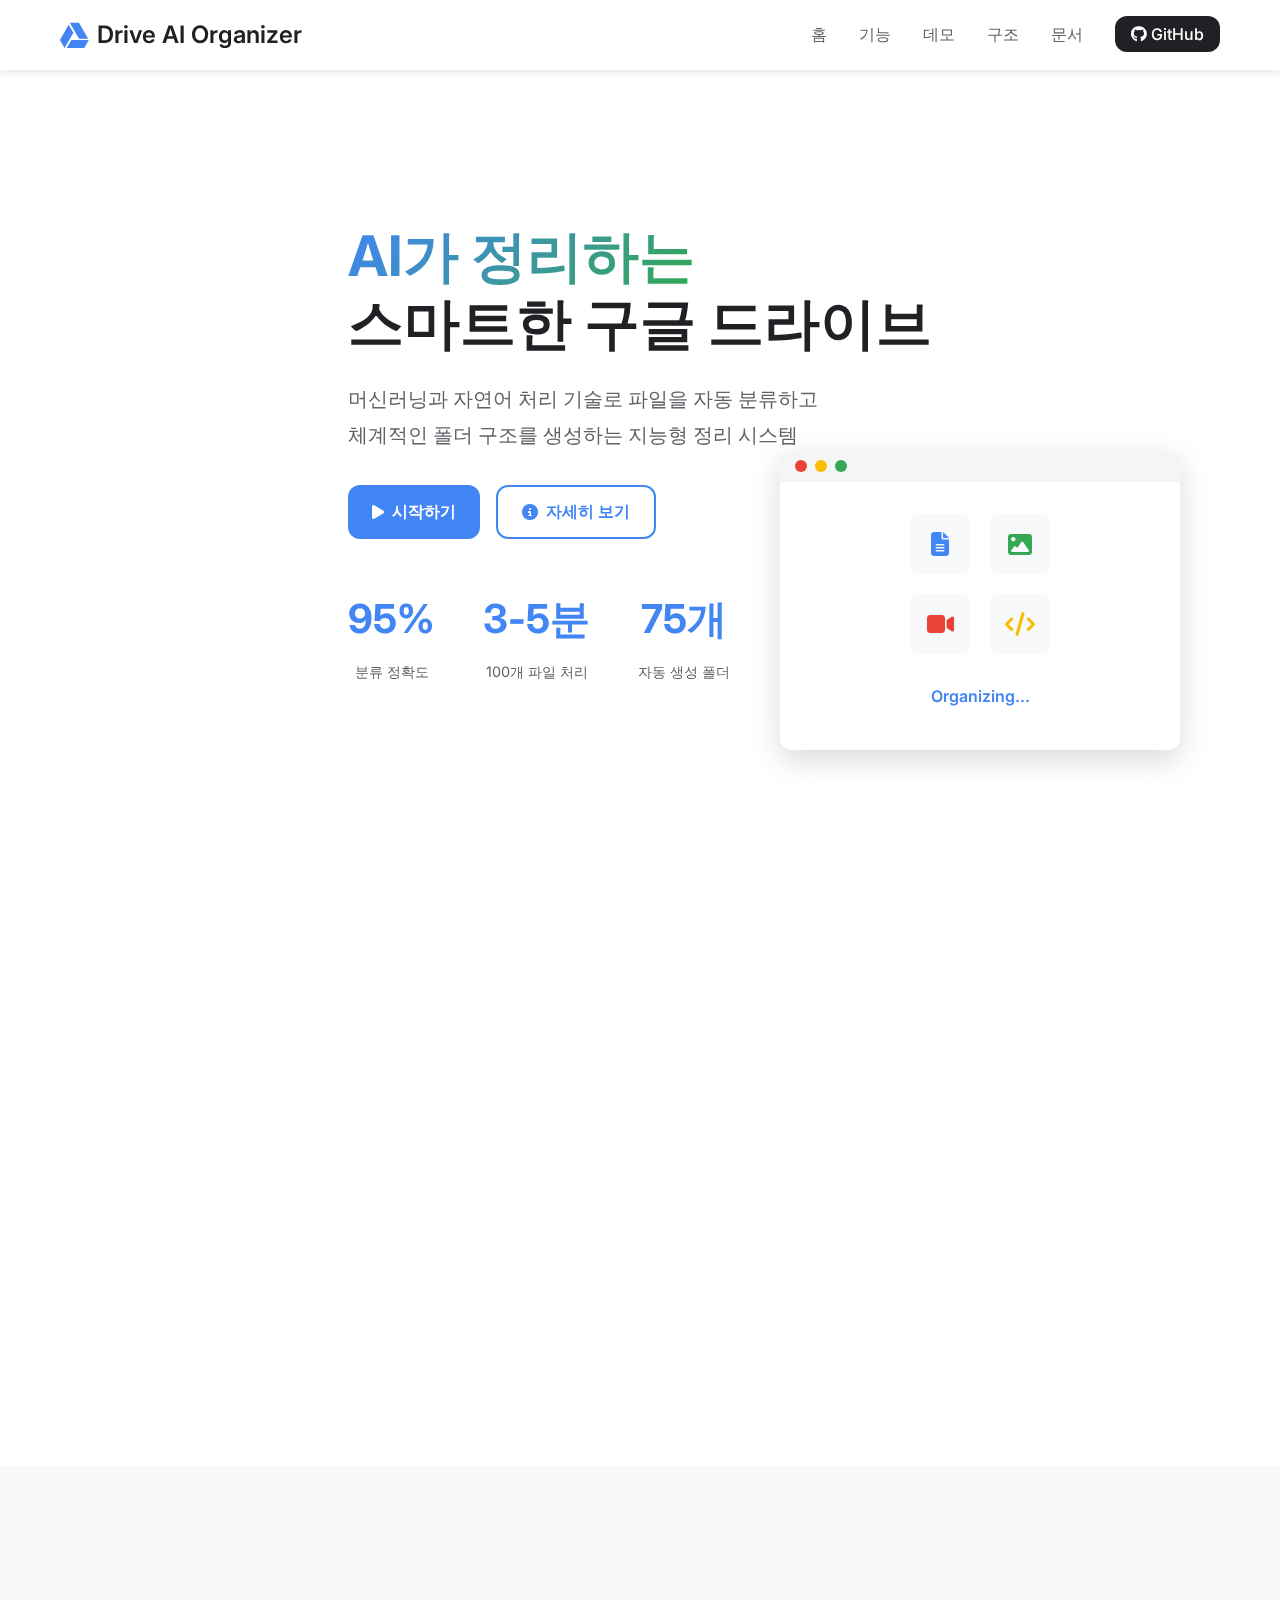
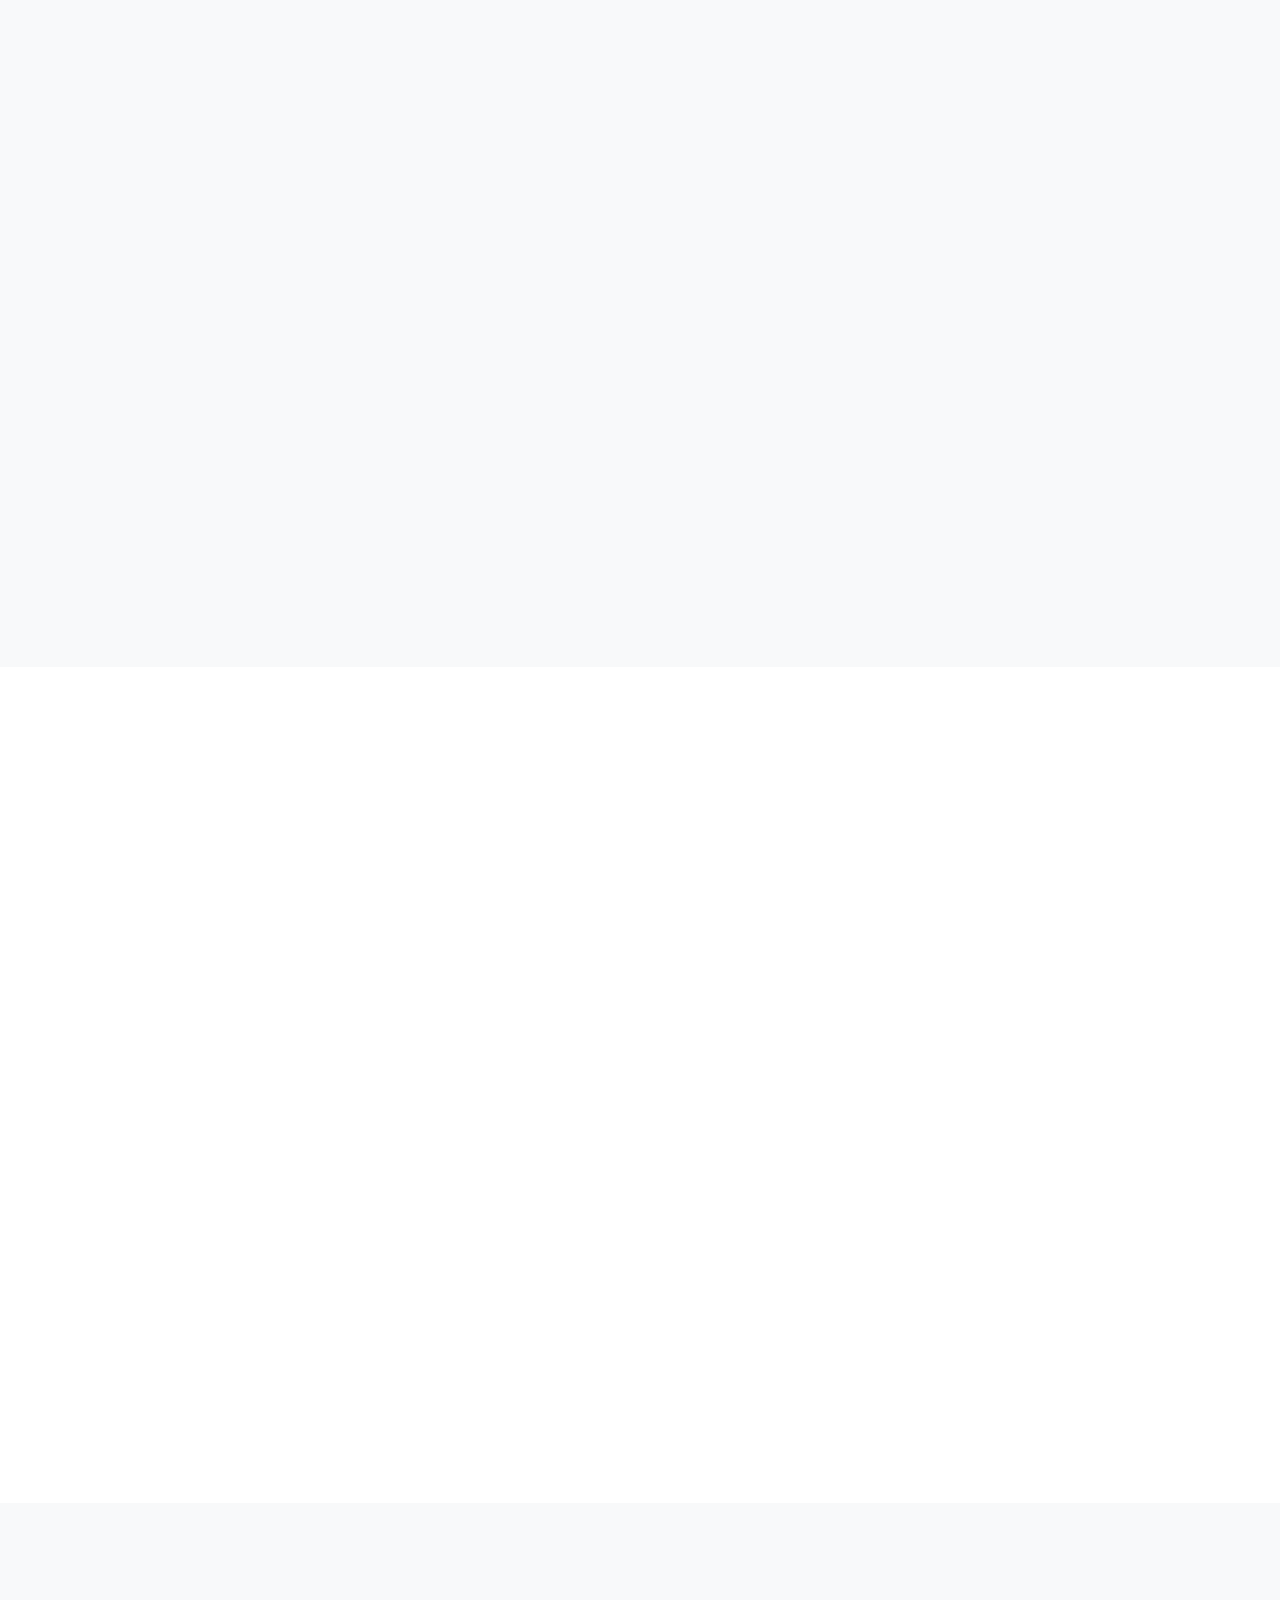
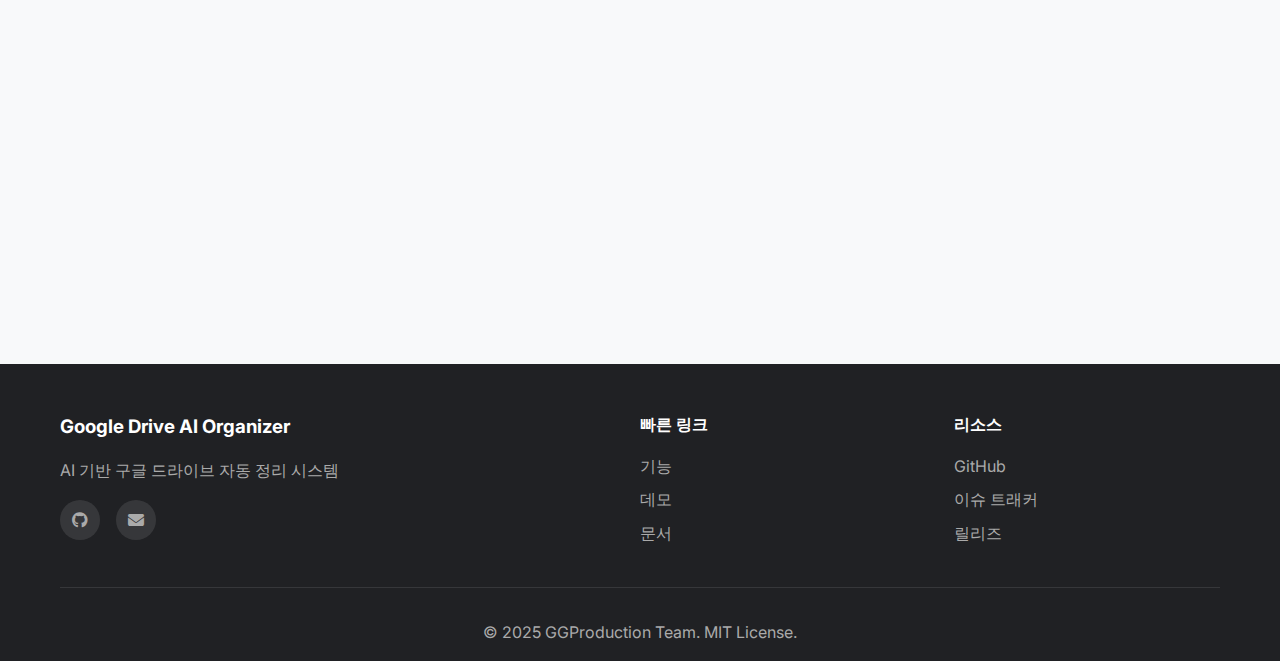
<file: docs/index.html>
<!DOCTYPE html>
<html lang="ko">
<head>
    <meta charset="UTF-8">
    <meta name="viewport" content="width=device-width, initial-scale=1.0">
    <title>Google Drive AI Organizer - 구글 드라이브 자동 정리 시스템</title>
    <meta name="description" content="AI 기반 구글 드라이브 자동 정리 및 최적화 시스템">
    
    <!-- Favicon -->
    <link rel="icon" type="image/svg+xml" href="assets/favicon.svg">
    
    <!-- Google Fonts -->
    <link href="https://fonts.googleapis.com/css2?family=Inter:wght@300;400;500;600;700&display=swap" rel="stylesheet">
    
    <!-- Font Awesome -->
    <link rel="stylesheet" href="https://cdnjs.cloudflare.com/ajax/libs/font-awesome/6.4.0/css/all.min.css">
    
    <!-- Custom CSS -->
    <link rel="stylesheet" href="css/style.css">
    
    <!-- AOS Animation -->
    <link href="https://unpkg.com/aos@2.3.1/dist/aos.css" rel="stylesheet">
</head>
<body>
    <!-- Navigation -->
    <nav class="navbar">
        <div class="container">
            <div class="nav-brand">
                <i class="fab fa-google-drive"></i>
                <span>Drive AI Organizer</span>
            </div>
            <ul class="nav-menu">
                <li><a href="#home" class="nav-link">홈</a></li>
                <li><a href="#features" class="nav-link">기능</a></li>
                <li><a href="#demo" class="nav-link">데모</a></li>
                <li><a href="#structure" class="nav-link">구조</a></li>
                <li><a href="#docs" class="nav-link">문서</a></li>
                <li><a href="https://github.com/garimto81/google-drive" class="nav-link github-link">
                    <i class="fab fa-github"></i> GitHub
                </a></li>
            </ul>
            <div class="hamburger">
                <span></span>
                <span></span>
                <span></span>
            </div>
        </div>
    </nav>

    <!-- Hero Section -->
    <section id="home" class="hero">
        <div class="container">
            <div class="hero-content">
                <h1 data-aos="fade-up">
                    <span class="gradient-text">AI가 정리하는</span><br>
                    스마트한 구글 드라이브
                </h1>
                <p data-aos="fade-up" data-aos-delay="100">
                    머신러닝과 자연어 처리 기술로 파일을 자동 분류하고<br>
                    체계적인 폴더 구조를 생성하는 지능형 정리 시스템
                </p>
                <div class="hero-buttons" data-aos="fade-up" data-aos-delay="200">
                    <button class="btn btn-primary" onclick="startDemo()">
                        <i class="fas fa-play"></i> 시작하기
                    </button>
                    <a href="#features" class="btn btn-outline">
                        <i class="fas fa-info-circle"></i> 자세히 보기
                    </a>
                </div>
                <div class="hero-stats" data-aos="fade-up" data-aos-delay="300">
                    <div class="stat">
                        <h3>95%</h3>
                        <p>분류 정확도</p>
                    </div>
                    <div class="stat">
                        <h3>3-5분</h3>
                        <p>100개 파일 처리</p>
                    </div>
                    <div class="stat">
                        <h3>75개</h3>
                        <p>자동 생성 폴더</p>
                    </div>
                </div>
            </div>
            <div class="hero-image" data-aos="zoom-in" data-aos-delay="400">
                <div class="floating-card">
                    <div class="card-header">
                        <span class="dot red"></span>
                        <span class="dot yellow"></span>
                        <span class="dot green"></span>
                    </div>
                    <div class="card-content">
                        <div class="file-animation">
                            <div class="file" data-type="doc"><i class="fas fa-file-alt"></i></div>
                            <div class="file" data-type="img"><i class="fas fa-image"></i></div>
                            <div class="file" data-type="video"><i class="fas fa-video"></i></div>
                            <div class="file" data-type="code"><i class="fas fa-code"></i></div>
                        </div>
                        <div class="organizing-text">Organizing...</div>
                    </div>
                </div>
            </div>
        </div>
    </section>

    <!-- Features Section -->
    <section id="features" class="features">
        <div class="container">
            <h2 data-aos="fade-up">주요 기능</h2>
            <div class="features-grid">
                <div class="feature-card" data-aos="fade-up" data-aos-delay="100">
                    <div class="feature-icon">
                        <i class="fas fa-robot"></i>
                    </div>
                    <h3>AI 자동 분류</h3>
                    <p>Gemini AI가 파일 내용과 메타데이터를 분석하여 최적의 폴더로 자동 분류</p>
                </div>
                <div class="feature-card" data-aos="fade-up" data-aos-delay="200">
                    <div class="feature-icon">
                        <i class="fas fa-folder-tree"></i>
                    </div>
                    <h3>스마트 폴더 구조</h3>
                    <p>프로젝트별 체계적인 폴더 구조를 자동으로 생성하고 관리</p>
                </div>
                <div class="feature-card" data-aos="fade-up" data-aos-delay="300">
                    <div class="feature-icon">
                        <i class="fas fa-clock"></i>
                    </div>
                    <h3>시간 기반 정리</h3>
                    <p>오래된 파일을 자동으로 식별하고 아카이빙 또는 삭제 제안</p>
                </div>
                <div class="feature-card" data-aos="fade-up" data-aos-delay="400">
                    <div class="feature-icon">
                        <i class="fas fa-shield-alt"></i>
                    </div>
                    <h3>안전한 처리</h3>
                    <p>OAuth 2.0 인증과 중요 파일 보호 메커니즘으로 안전한 파일 관리</p>
                </div>
            </div>
        </div>
    </section>

    <!-- Demo Section -->
    <section id="demo" class="demo">
        <div class="container">
            <h2 data-aos="fade-up">실시간 데모</h2>
            <div class="demo-container" data-aos="fade-up" data-aos-delay="100">
                <div class="demo-sidebar">
                    <h3>제어판</h3>
                    <button class="demo-btn" onclick="connectDrive()">
                        <i class="fab fa-google"></i> Google 계정 연결
                    </button>
                    <button class="demo-btn" onclick="analyzeDrive()" disabled id="analyzeBtn">
                        <i class="fas fa-chart-pie"></i> 드라이브 분석
                    </button>
                    <button class="demo-btn" onclick="organizeDrive()" disabled id="organizeBtn">
                        <i class="fas fa-magic"></i> 자동 정리 시작
                    </button>
                    
                    <div class="settings">
                        <h4>설정</h4>
                        <label>
                            <input type="checkbox" checked> 자동 모드
                        </label>
                        <label>
                            <input type="checkbox" checked> 중요 파일 보호
                        </label>
                        <label>
                            신뢰도 임계값
                            <input type="range" min="50" max="100" value="80">
                            <span>80%</span>
                        </label>
                    </div>
                </div>
                
                <div class="demo-main">
                    <div class="demo-header">
                        <h3>Google Drive</h3>
                        <div class="demo-status">
                            <span id="statusText">연결 대기중...</span>
                            <span class="status-indicator" id="statusIndicator"></span>
                        </div>
                    </div>
                    
                    <div class="demo-content" id="demoContent">
                        <div class="welcome-screen">
                            <i class="fab fa-google-drive"></i>
                            <h4>Google Drive AI Organizer</h4>
                            <p>Google 계정을 연결하여 시작하세요</p>
                        </div>
                    </div>
                    
                    <div class="demo-footer">
                        <div class="progress-bar" id="progressBar" style="display: none;">
                            <div class="progress-fill" id="progressFill"></div>
                        </div>
                        <div class="stats-row" id="statsRow" style="display: none;">
                            <span>처리된 파일: <strong id="processedFiles">0</strong></span>
                            <span>정리된 파일: <strong id="organizedFiles">0</strong></span>
                            <span>절약된 공간: <strong id="savedSpace">0 MB</strong></span>
                        </div>
                    </div>
                </div>
            </div>
        </div>
    </section>

    <!-- Folder Structure Section -->
    <section id="structure" class="structure">
        <div class="container">
            <h2 data-aos="fade-up">최적화된 폴더 구조</h2>
            <div class="structure-viewer" data-aos="fade-up" data-aos-delay="100">
                <div class="tree-view">
                    <ul class="tree">
                        <li>
                            <span class="folder"><i class="fas fa-folder"></i> 01_프로젝트</span>
                            <ul>
                                <li><span class="folder"><i class="fas fa-folder"></i> WSOP</span></li>
                                <li><span class="folder"><i class="fas fa-folder"></i> GGPoker_Production</span></li>
                                <li><span class="folder"><i class="fas fa-folder"></i> YouTube_Content</span></li>
                            </ul>
                        </li>
                        <li>
                            <span class="folder"><i class="fas fa-folder"></i> 02_운영관리</span>
                            <ul>
                                <li><span class="folder"><i class="fas fa-folder"></i> 인력관리</span></li>
                                <li><span class="folder"><i class="fas fa-folder"></i> 장비관리</span></li>
                                <li><span class="folder"><i class="fas fa-folder"></i> 보고서</span></li>
                            </ul>
                        </li>
                        <li>
                            <span class="folder"><i class="fas fa-folder"></i> 03_개발_및_데이터</span>
                            <ul>
                                <li><span class="folder"><i class="fas fa-folder"></i> Colab_Notebooks</span></li>
                                <li><span class="folder"><i class="fas fa-folder"></i> 데이터분석</span></li>
                            </ul>
                        </li>
                        <li><span class="folder"><i class="fas fa-folder"></i> 04_미디어_자료</span></li>
                        <li><span class="folder"><i class="fas fa-folder"></i> 05_외부협업</span></li>
                        <li><span class="folder"><i class="fas fa-folder"></i> 99_임시</span></li>
                    </ul>
                </div>
                <div class="structure-info">
                    <h3>폴더 구조 특징</h3>
                    <ul>
                        <li><i class="fas fa-check"></i> 프로젝트 기반 분류</li>
                        <li><i class="fas fa-check"></i> 6단계 계층 구조</li>
                        <li><i class="fas fa-check"></i> 75개 자동 생성 폴더</li>
                        <li><i class="fas fa-check"></i> 확장 가능한 설계</li>
                    </ul>
                    <button class="btn btn-primary" onclick="downloadStructure()">
                        <i class="fas fa-download"></i> 구조 템플릿 다운로드
                    </button>
                </div>
            </div>
        </div>
    </section>

    <!-- Documentation Section -->
    <section id="docs" class="docs">
        <div class="container">
            <h2 data-aos="fade-up">문서 및 리소스</h2>
            <div class="docs-grid">
                <a href="https://github.com/garimto81/google-drive/blob/main/README.md" class="doc-card" data-aos="fade-up" data-aos-delay="100">
                    <i class="fas fa-book"></i>
                    <h3>README</h3>
                    <p>프로젝트 개요 및 시작 가이드</p>
                </a>
                <a href="https://github.com/garimto81/google-drive/blob/main/ARCHITECTURE.md" class="doc-card" data-aos="fade-up" data-aos-delay="200">
                    <i class="fas fa-sitemap"></i>
                    <h3>아키텍처</h3>
                    <p>시스템 설계 및 기술 스택</p>
                </a>
                <a href="https://github.com/garimto81/google-drive/blob/main/CONTRIBUTING.md" class="doc-card" data-aos="fade-up" data-aos-delay="300">
                    <i class="fas fa-hands-helping"></i>
                    <h3>기여 가이드</h3>
                    <p>프로젝트 참여 방법</p>
                </a>
                <a href="api.html" class="doc-card" data-aos="fade-up" data-aos-delay="400">
                    <i class="fas fa-code"></i>
                    <h3>API 문서</h3>
                    <p>REST API 레퍼런스</p>
                </a>
            </div>
        </div>
    </section>

    <!-- Footer -->
    <footer class="footer">
        <div class="container">
            <div class="footer-content">
                <div class="footer-section">
                    <h3>Google Drive AI Organizer</h3>
                    <p>AI 기반 구글 드라이브 자동 정리 시스템</p>
                    <div class="social-links">
                        <a href="https://github.com/garimto81/google-drive"><i class="fab fa-github"></i></a>
                        <a href="mailto:aiden.kim@ggproduction.net"><i class="fas fa-envelope"></i></a>
                    </div>
                </div>
                <div class="footer-section">
                    <h4>빠른 링크</h4>
                    <ul>
                        <li><a href="#features">기능</a></li>
                        <li><a href="#demo">데모</a></li>
                        <li><a href="#docs">문서</a></li>
                    </ul>
                </div>
                <div class="footer-section">
                    <h4>리소스</h4>
                    <ul>
                        <li><a href="https://github.com/garimto81/google-drive">GitHub</a></li>
                        <li><a href="https://github.com/garimto81/google-drive/issues">이슈 트래커</a></li>
                        <li><a href="https://github.com/garimto81/google-drive/releases">릴리즈</a></li>
                    </ul>
                </div>
            </div>
            <div class="footer-bottom">
                <p>&copy; 2025 GGProduction Team. MIT License.</p>
            </div>
        </div>
    </footer>

    <!-- Scripts -->
    <script src="https://unpkg.com/aos@2.3.1/dist/aos.js"></script>
    <script src="js/main.js"></script>
</body>
</html>
</file>
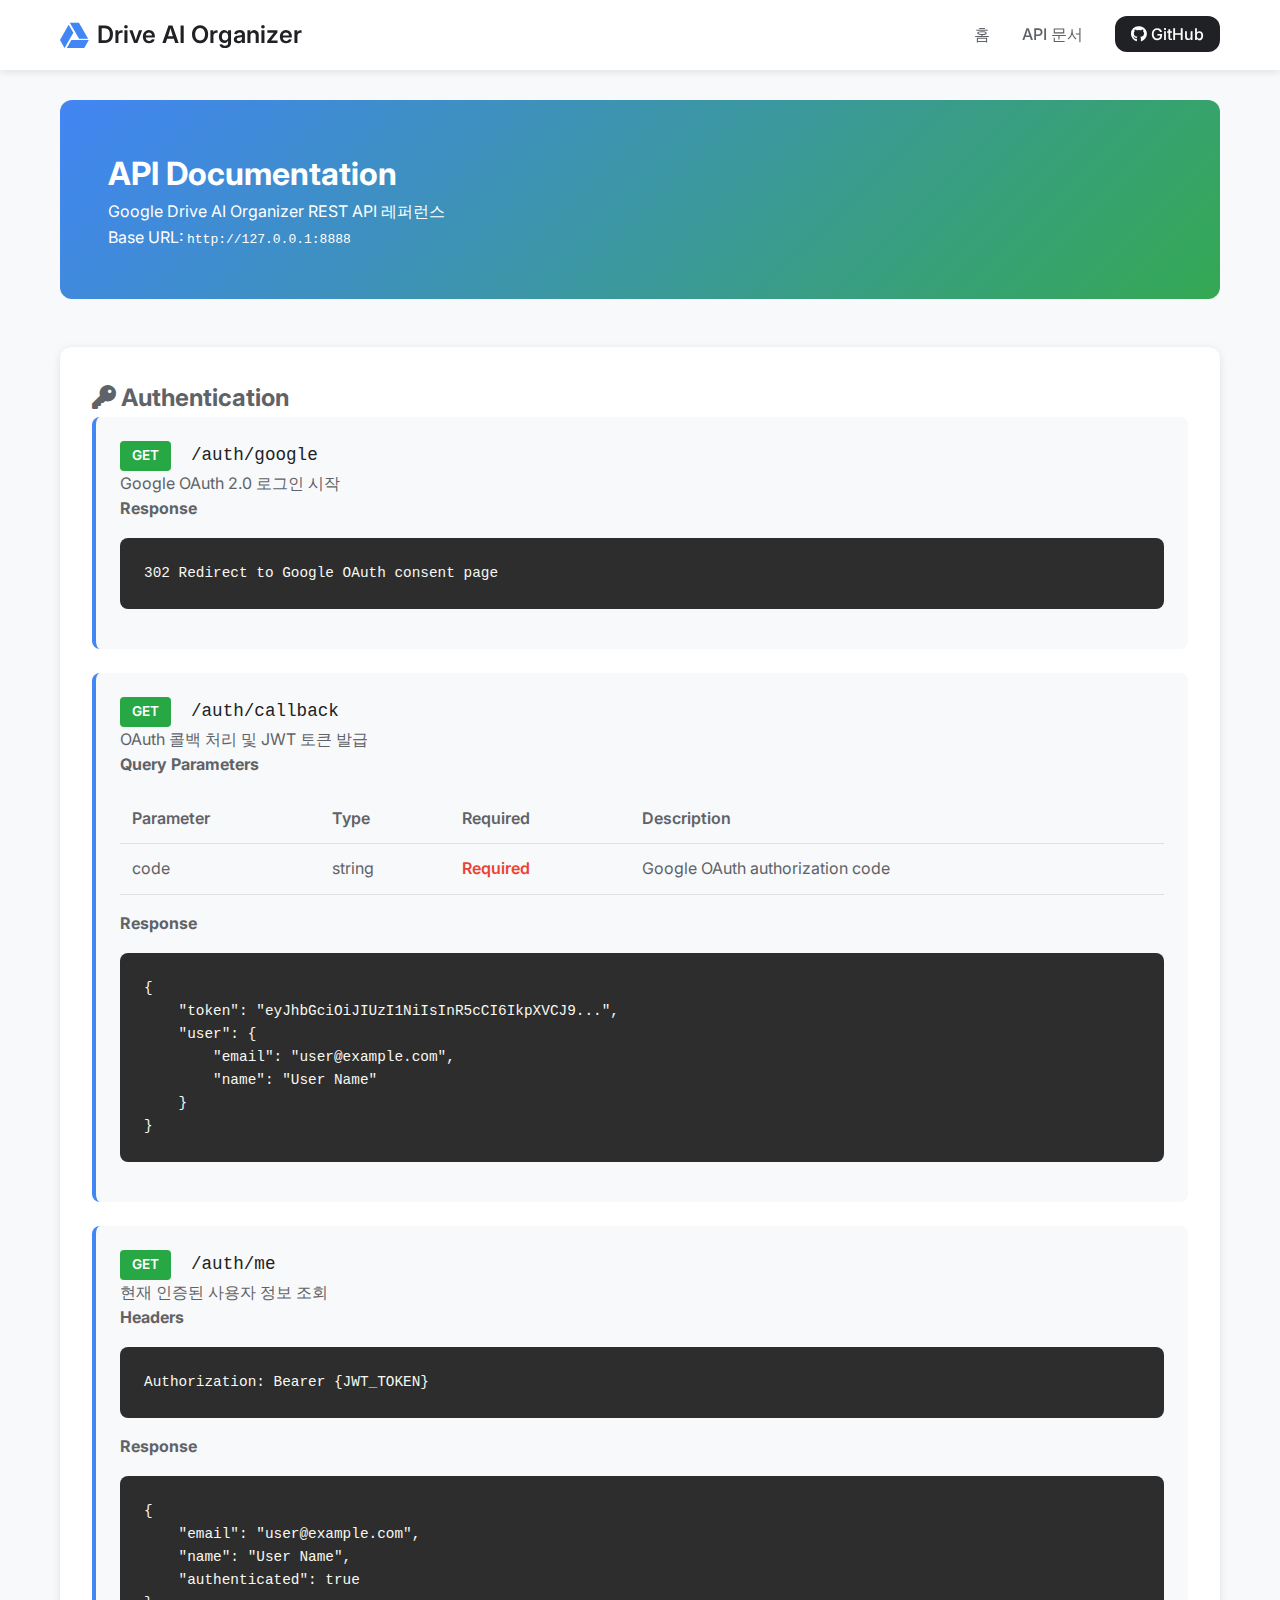
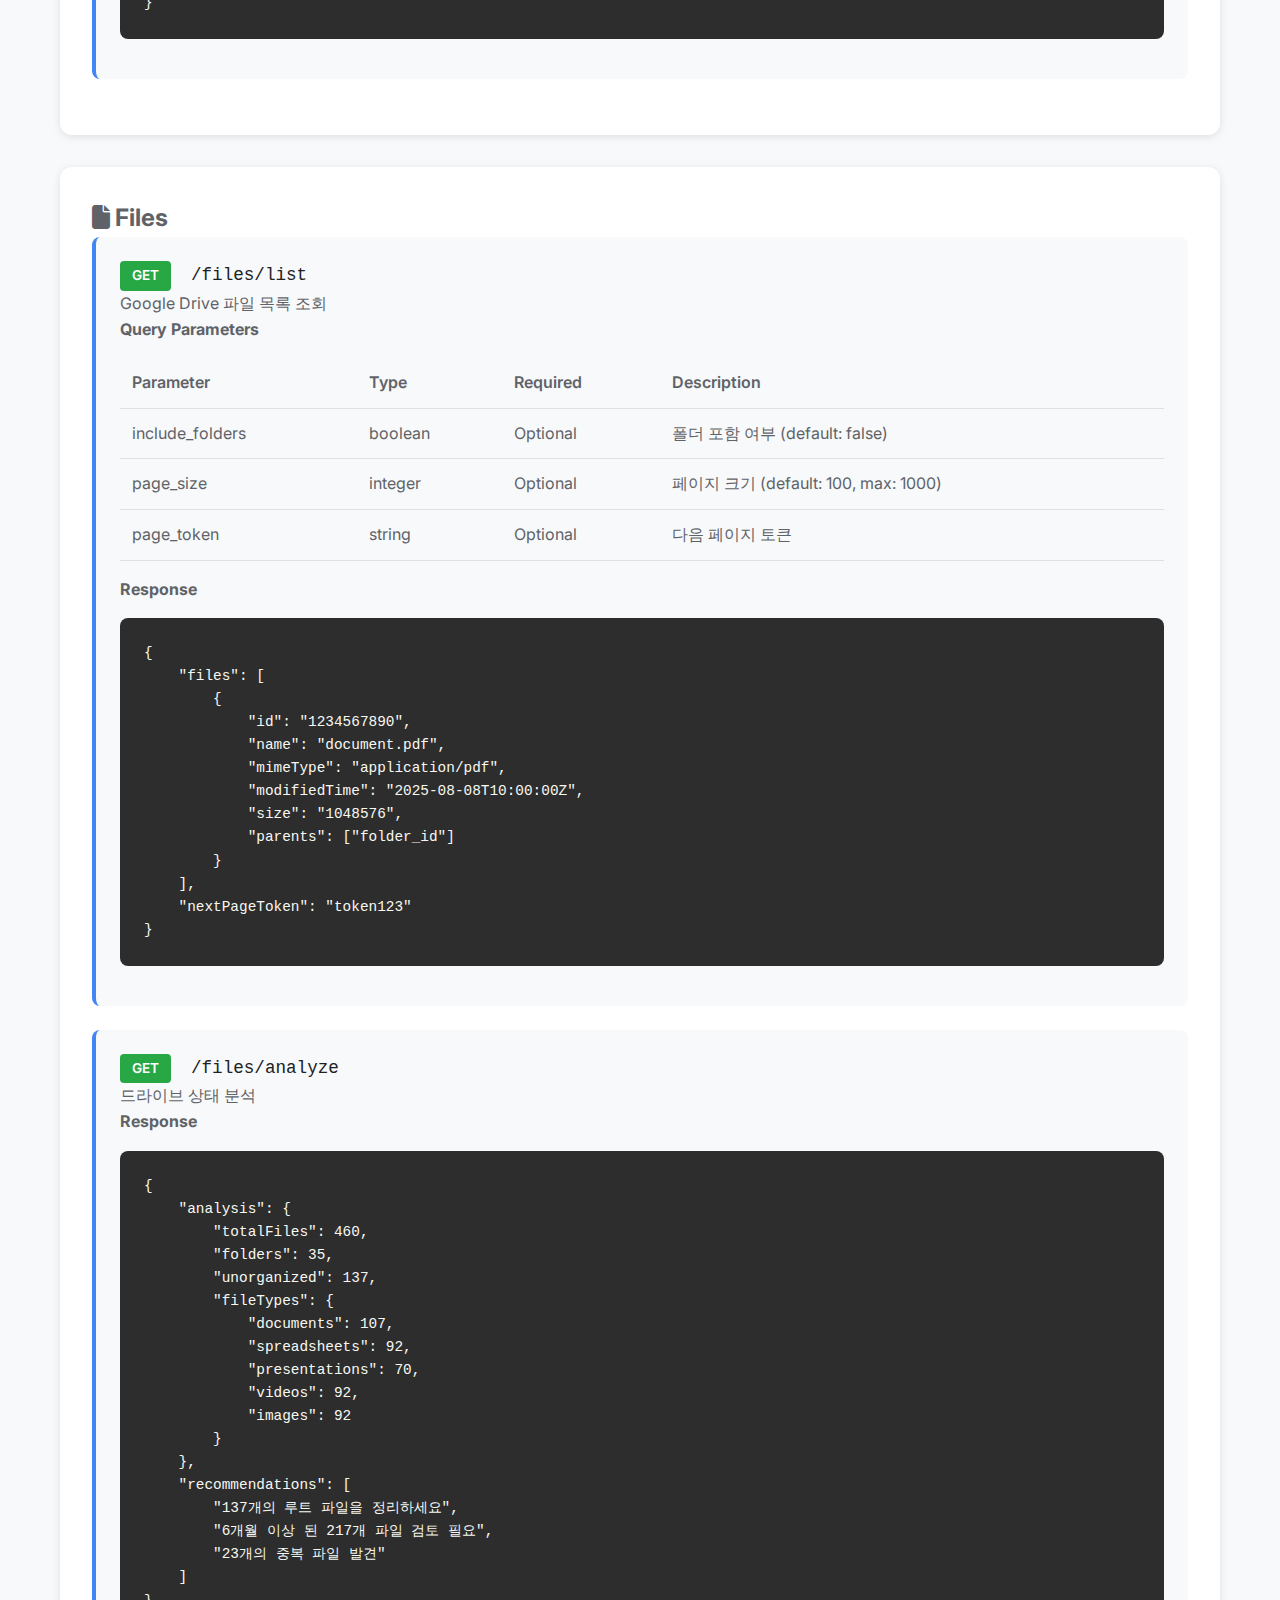
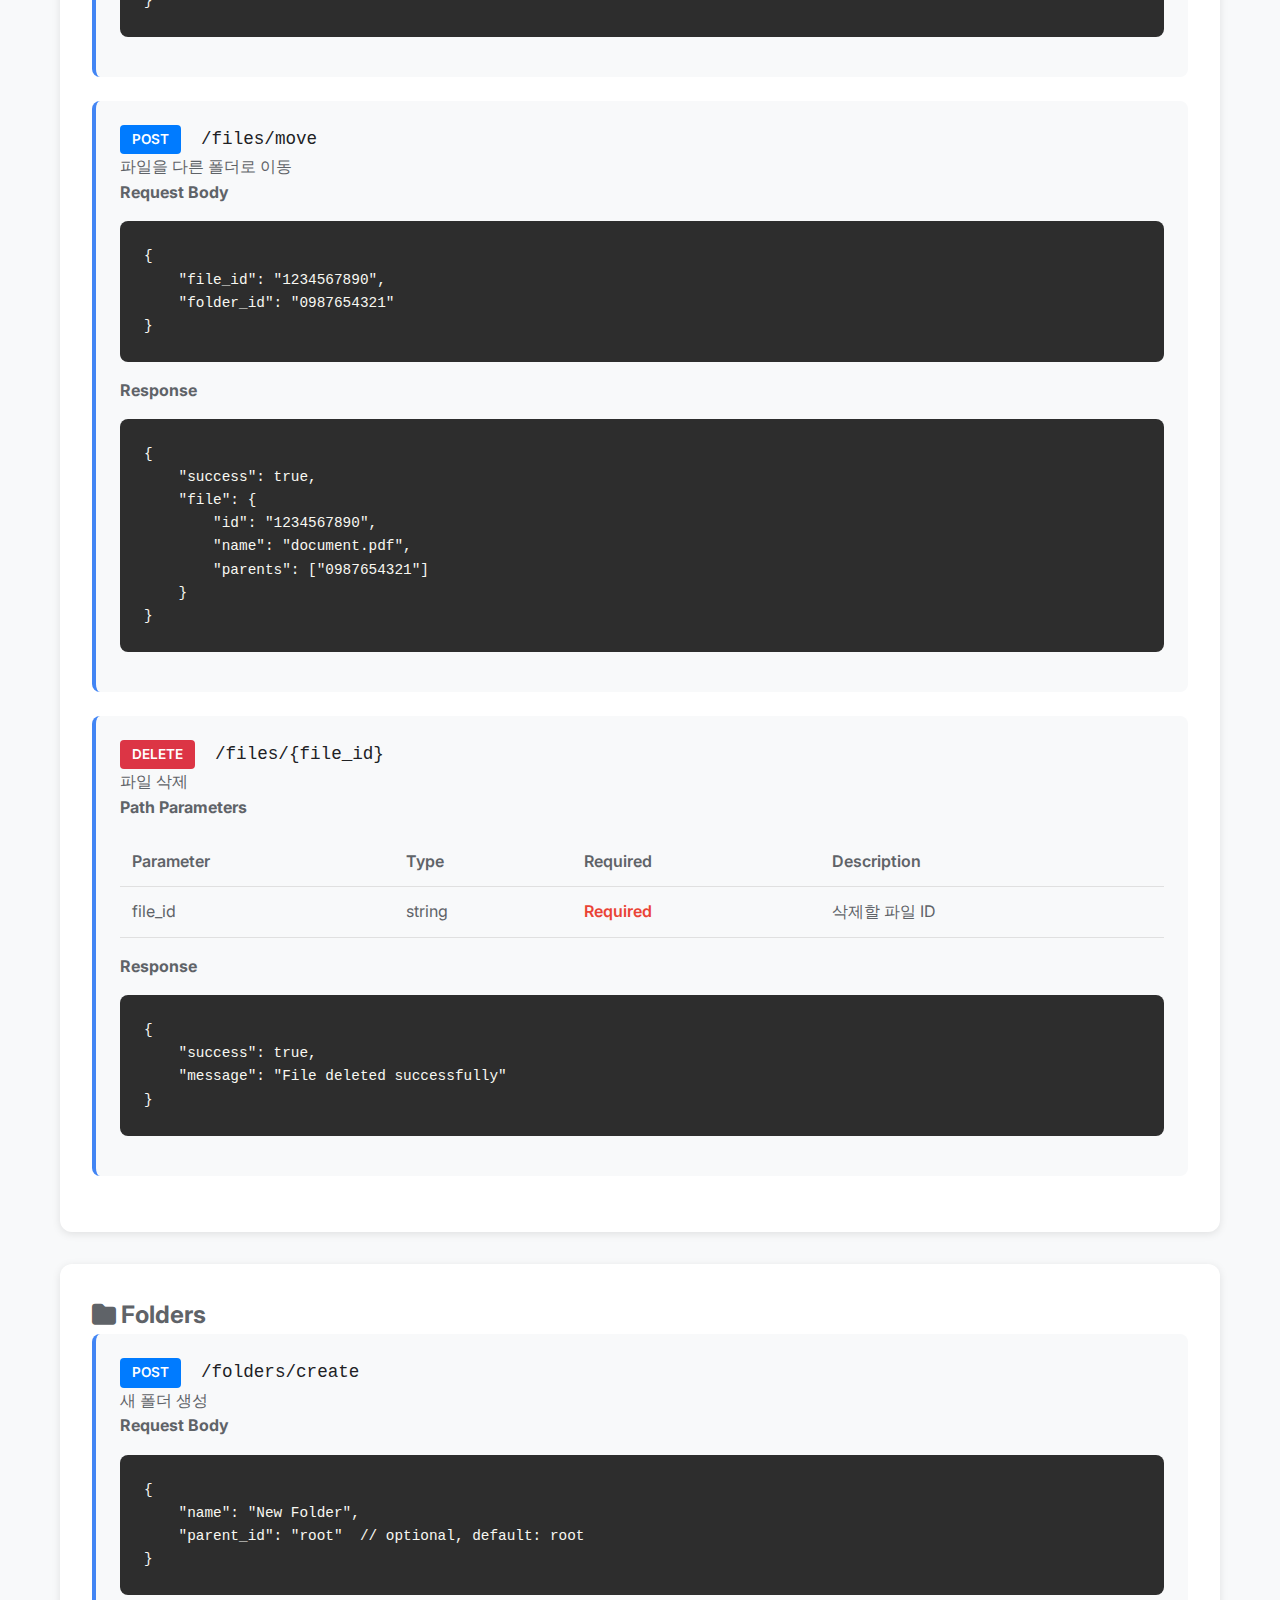
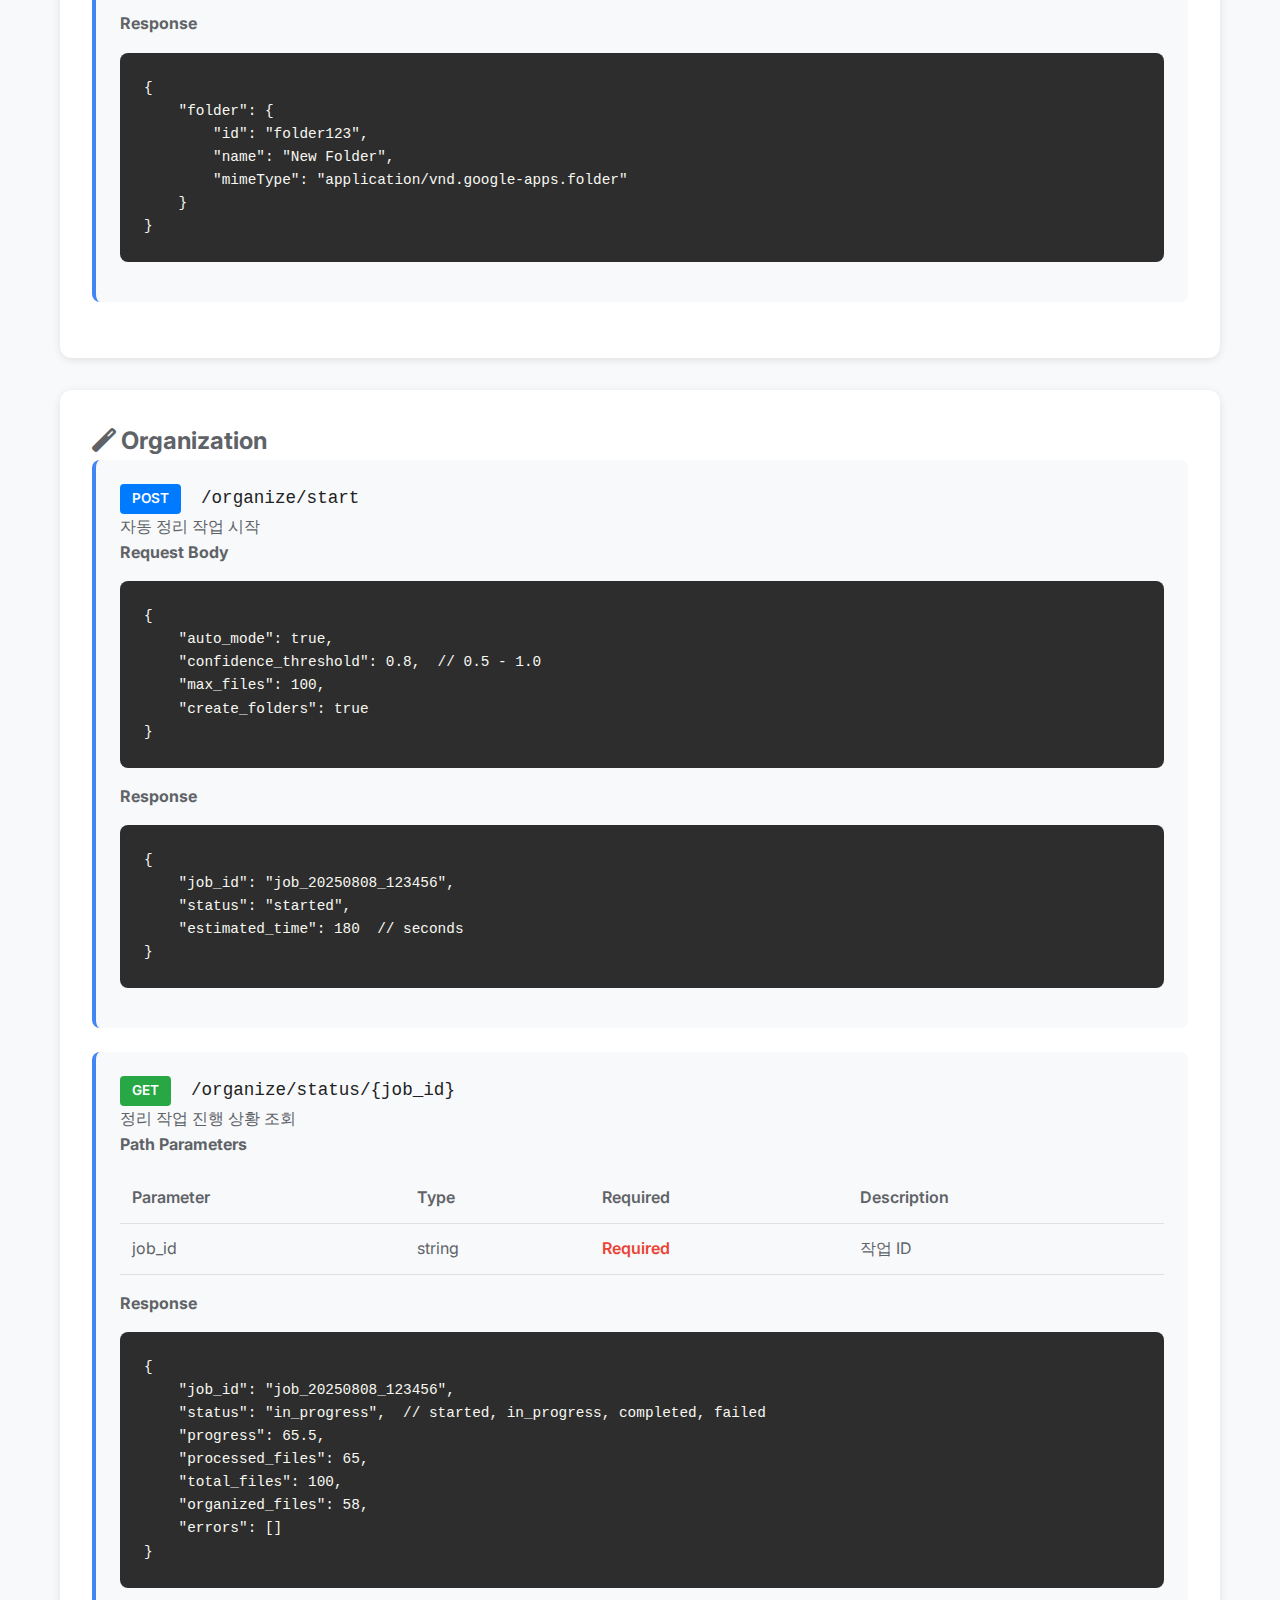
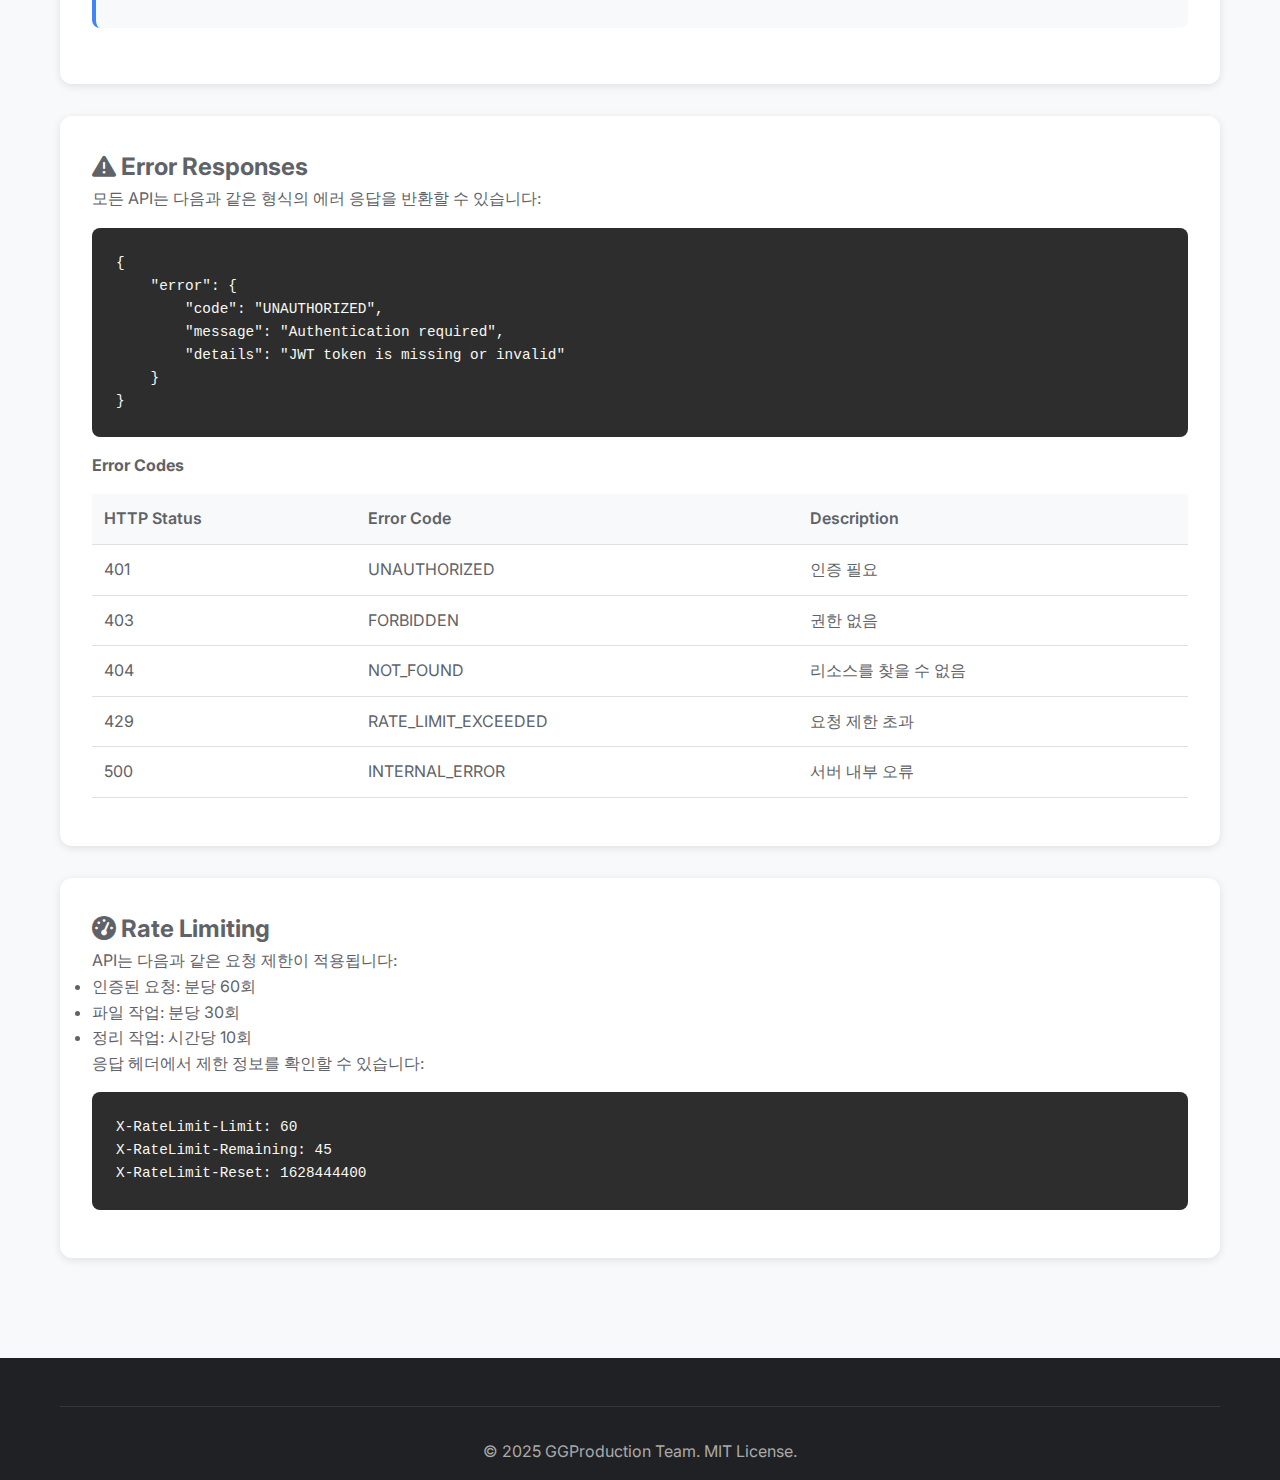
<file: docs/api.html>
<!DOCTYPE html>
<html lang="ko">
<head>
    <meta charset="UTF-8">
    <meta name="viewport" content="width=device-width, initial-scale=1.0">
    <title>API Documentation - Google Drive AI Organizer</title>
    <link href="https://fonts.googleapis.com/css2?family=Inter:wght@300;400;500;600;700&display=swap" rel="stylesheet">
    <link rel="stylesheet" href="https://cdnjs.cloudflare.com/ajax/libs/font-awesome/6.4.0/css/all.min.css">
    <link rel="stylesheet" href="css/style.css">
    <style>
        .api-container {
            max-width: 1200px;
            margin: 100px auto;
            padding: 0 20px;
        }
        
        .api-header {
            background: linear-gradient(135deg, var(--primary-color), var(--secondary-color));
            color: white;
            padding: 3rem;
            border-radius: var(--border-radius);
            margin-bottom: 3rem;
        }
        
        .api-section {
            background: white;
            padding: 2rem;
            border-radius: var(--border-radius);
            margin-bottom: 2rem;
            box-shadow: var(--shadow);
        }
        
        .endpoint {
            background: #f8f9fa;
            padding: 1.5rem;
            border-radius: 8px;
            margin-bottom: 1.5rem;
            border-left: 4px solid var(--primary-color);
        }
        
        .method {
            display: inline-block;
            padding: 0.25rem 0.75rem;
            border-radius: 4px;
            font-weight: 600;
            font-size: 0.85rem;
            margin-right: 1rem;
        }
        
        .method.get { background: #28a745; color: white; }
        .method.post { background: #007bff; color: white; }
        .method.put { background: #ffc107; color: black; }
        .method.delete { background: #dc3545; color: white; }
        
        .endpoint-path {
            font-family: 'Courier New', monospace;
            font-size: 1.1rem;
            color: var(--dark-color);
        }
        
        .code-block {
            background: #2d2d2d;
            color: #f8f8f2;
            padding: 1.5rem;
            border-radius: 8px;
            overflow-x: auto;
            margin: 1rem 0;
        }
        
        .code-block pre {
            margin: 0;
            font-family: 'Courier New', monospace;
            font-size: 0.9rem;
        }
        
        .params-table {
            width: 100%;
            border-collapse: collapse;
            margin: 1rem 0;
        }
        
        .params-table th,
        .params-table td {
            padding: 0.75rem;
            text-align: left;
            border-bottom: 1px solid #e0e0e0;
        }
        
        .params-table th {
            background: #f8f9fa;
            font-weight: 600;
        }
        
        .required {
            color: var(--danger-color);
            font-weight: 600;
        }
        
        .optional {
            color: var(--text-color);
        }
    </style>
</head>
<body>
    <nav class="navbar">
        <div class="container">
            <div class="nav-brand">
                <i class="fab fa-google-drive"></i>
                <span>Drive AI Organizer</span>
            </div>
            <ul class="nav-menu">
                <li><a href="index.html" class="nav-link">홈</a></li>
                <li><a href="api.html" class="nav-link">API 문서</a></li>
                <li><a href="https://github.com/garimto81/google-drive" class="nav-link github-link">
                    <i class="fab fa-github"></i> GitHub
                </a></li>
            </ul>
        </div>
    </nav>

    <div class="api-container">
        <div class="api-header">
            <h1>API Documentation</h1>
            <p>Google Drive AI Organizer REST API 레퍼런스</p>
            <p>Base URL: <code>http://127.0.0.1:8888</code></p>
        </div>

        <!-- Authentication -->
        <div class="api-section">
            <h2><i class="fas fa-key"></i> Authentication</h2>
            
            <div class="endpoint">
                <span class="method get">GET</span>
                <span class="endpoint-path">/auth/google</span>
                <p>Google OAuth 2.0 로그인 시작</p>
                <h4>Response</h4>
                <div class="code-block">
                    <pre>302 Redirect to Google OAuth consent page</pre>
                </div>
            </div>

            <div class="endpoint">
                <span class="method get">GET</span>
                <span class="endpoint-path">/auth/callback</span>
                <p>OAuth 콜백 처리 및 JWT 토큰 발급</p>
                <h4>Query Parameters</h4>
                <table class="params-table">
                    <tr>
                        <th>Parameter</th>
                        <th>Type</th>
                        <th>Required</th>
                        <th>Description</th>
                    </tr>
                    <tr>
                        <td>code</td>
                        <td>string</td>
                        <td class="required">Required</td>
                        <td>Google OAuth authorization code</td>
                    </tr>
                </table>
                <h4>Response</h4>
                <div class="code-block">
                    <pre>{
    "token": "eyJhbGciOiJIUzI1NiIsInR5cCI6IkpXVCJ9...",
    "user": {
        "email": "user@example.com",
        "name": "User Name"
    }
}</pre>
                </div>
            </div>

            <div class="endpoint">
                <span class="method get">GET</span>
                <span class="endpoint-path">/auth/me</span>
                <p>현재 인증된 사용자 정보 조회</p>
                <h4>Headers</h4>
                <div class="code-block">
                    <pre>Authorization: Bearer {JWT_TOKEN}</pre>
                </div>
                <h4>Response</h4>
                <div class="code-block">
                    <pre>{
    "email": "user@example.com",
    "name": "User Name",
    "authenticated": true
}</pre>
                </div>
            </div>
        </div>

        <!-- Files -->
        <div class="api-section">
            <h2><i class="fas fa-file"></i> Files</h2>
            
            <div class="endpoint">
                <span class="method get">GET</span>
                <span class="endpoint-path">/files/list</span>
                <p>Google Drive 파일 목록 조회</p>
                <h4>Query Parameters</h4>
                <table class="params-table">
                    <tr>
                        <th>Parameter</th>
                        <th>Type</th>
                        <th>Required</th>
                        <th>Description</th>
                    </tr>
                    <tr>
                        <td>include_folders</td>
                        <td>boolean</td>
                        <td class="optional">Optional</td>
                        <td>폴더 포함 여부 (default: false)</td>
                    </tr>
                    <tr>
                        <td>page_size</td>
                        <td>integer</td>
                        <td class="optional">Optional</td>
                        <td>페이지 크기 (default: 100, max: 1000)</td>
                    </tr>
                    <tr>
                        <td>page_token</td>
                        <td>string</td>
                        <td class="optional">Optional</td>
                        <td>다음 페이지 토큰</td>
                    </tr>
                </table>
                <h4>Response</h4>
                <div class="code-block">
                    <pre>{
    "files": [
        {
            "id": "1234567890",
            "name": "document.pdf",
            "mimeType": "application/pdf",
            "modifiedTime": "2025-08-08T10:00:00Z",
            "size": "1048576",
            "parents": ["folder_id"]
        }
    ],
    "nextPageToken": "token123"
}</pre>
                </div>
            </div>

            <div class="endpoint">
                <span class="method get">GET</span>
                <span class="endpoint-path">/files/analyze</span>
                <p>드라이브 상태 분석</p>
                <h4>Response</h4>
                <div class="code-block">
                    <pre>{
    "analysis": {
        "totalFiles": 460,
        "folders": 35,
        "unorganized": 137,
        "fileTypes": {
            "documents": 107,
            "spreadsheets": 92,
            "presentations": 70,
            "videos": 92,
            "images": 92
        }
    },
    "recommendations": [
        "137개의 루트 파일을 정리하세요",
        "6개월 이상 된 217개 파일 검토 필요",
        "23개의 중복 파일 발견"
    ]
}</pre>
                </div>
            </div>

            <div class="endpoint">
                <span class="method post">POST</span>
                <span class="endpoint-path">/files/move</span>
                <p>파일을 다른 폴더로 이동</p>
                <h4>Request Body</h4>
                <div class="code-block">
                    <pre>{
    "file_id": "1234567890",
    "folder_id": "0987654321"
}</pre>
                </div>
                <h4>Response</h4>
                <div class="code-block">
                    <pre>{
    "success": true,
    "file": {
        "id": "1234567890",
        "name": "document.pdf",
        "parents": ["0987654321"]
    }
}</pre>
                </div>
            </div>

            <div class="endpoint">
                <span class="method delete">DELETE</span>
                <span class="endpoint-path">/files/{file_id}</span>
                <p>파일 삭제</p>
                <h4>Path Parameters</h4>
                <table class="params-table">
                    <tr>
                        <th>Parameter</th>
                        <th>Type</th>
                        <th>Required</th>
                        <th>Description</th>
                    </tr>
                    <tr>
                        <td>file_id</td>
                        <td>string</td>
                        <td class="required">Required</td>
                        <td>삭제할 파일 ID</td>
                    </tr>
                </table>
                <h4>Response</h4>
                <div class="code-block">
                    <pre>{
    "success": true,
    "message": "File deleted successfully"
}</pre>
                </div>
            </div>
        </div>

        <!-- Folders -->
        <div class="api-section">
            <h2><i class="fas fa-folder"></i> Folders</h2>
            
            <div class="endpoint">
                <span class="method post">POST</span>
                <span class="endpoint-path">/folders/create</span>
                <p>새 폴더 생성</p>
                <h4>Request Body</h4>
                <div class="code-block">
                    <pre>{
    "name": "New Folder",
    "parent_id": "root"  // optional, default: root
}</pre>
                </div>
                <h4>Response</h4>
                <div class="code-block">
                    <pre>{
    "folder": {
        "id": "folder123",
        "name": "New Folder",
        "mimeType": "application/vnd.google-apps.folder"
    }
}</pre>
                </div>
            </div>
        </div>

        <!-- Organization -->
        <div class="api-section">
            <h2><i class="fas fa-magic"></i> Organization</h2>
            
            <div class="endpoint">
                <span class="method post">POST</span>
                <span class="endpoint-path">/organize/start</span>
                <p>자동 정리 작업 시작</p>
                <h4>Request Body</h4>
                <div class="code-block">
                    <pre>{
    "auto_mode": true,
    "confidence_threshold": 0.8,  // 0.5 - 1.0
    "max_files": 100,
    "create_folders": true
}</pre>
                </div>
                <h4>Response</h4>
                <div class="code-block">
                    <pre>{
    "job_id": "job_20250808_123456",
    "status": "started",
    "estimated_time": 180  // seconds
}</pre>
                </div>
            </div>

            <div class="endpoint">
                <span class="method get">GET</span>
                <span class="endpoint-path">/organize/status/{job_id}</span>
                <p>정리 작업 진행 상황 조회</p>
                <h4>Path Parameters</h4>
                <table class="params-table">
                    <tr>
                        <th>Parameter</th>
                        <th>Type</th>
                        <th>Required</th>
                        <th>Description</th>
                    </tr>
                    <tr>
                        <td>job_id</td>
                        <td>string</td>
                        <td class="required">Required</td>
                        <td>작업 ID</td>
                    </tr>
                </table>
                <h4>Response</h4>
                <div class="code-block">
                    <pre>{
    "job_id": "job_20250808_123456",
    "status": "in_progress",  // started, in_progress, completed, failed
    "progress": 65.5,
    "processed_files": 65,
    "total_files": 100,
    "organized_files": 58,
    "errors": []
}</pre>
                </div>
            </div>
        </div>

        <!-- Error Responses -->
        <div class="api-section">
            <h2><i class="fas fa-exclamation-triangle"></i> Error Responses</h2>
            <p>모든 API는 다음과 같은 형식의 에러 응답을 반환할 수 있습니다:</p>
            <div class="code-block">
                <pre>{
    "error": {
        "code": "UNAUTHORIZED",
        "message": "Authentication required",
        "details": "JWT token is missing or invalid"
    }
}</pre>
            </div>
            
            <h4>Error Codes</h4>
            <table class="params-table">
                <tr>
                    <th>HTTP Status</th>
                    <th>Error Code</th>
                    <th>Description</th>
                </tr>
                <tr>
                    <td>401</td>
                    <td>UNAUTHORIZED</td>
                    <td>인증 필요</td>
                </tr>
                <tr>
                    <td>403</td>
                    <td>FORBIDDEN</td>
                    <td>권한 없음</td>
                </tr>
                <tr>
                    <td>404</td>
                    <td>NOT_FOUND</td>
                    <td>리소스를 찾을 수 없음</td>
                </tr>
                <tr>
                    <td>429</td>
                    <td>RATE_LIMIT_EXCEEDED</td>
                    <td>요청 제한 초과</td>
                </tr>
                <tr>
                    <td>500</td>
                    <td>INTERNAL_ERROR</td>
                    <td>서버 내부 오류</td>
                </tr>
            </table>
        </div>

        <!-- Rate Limiting -->
        <div class="api-section">
            <h2><i class="fas fa-tachometer-alt"></i> Rate Limiting</h2>
            <p>API는 다음과 같은 요청 제한이 적용됩니다:</p>
            <ul>
                <li>인증된 요청: 분당 60회</li>
                <li>파일 작업: 분당 30회</li>
                <li>정리 작업: 시간당 10회</li>
            </ul>
            <p>응답 헤더에서 제한 정보를 확인할 수 있습니다:</p>
            <div class="code-block">
                <pre>X-RateLimit-Limit: 60
X-RateLimit-Remaining: 45
X-RateLimit-Reset: 1628444400</pre>
            </div>
        </div>
    </div>

    <footer class="footer">
        <div class="container">
            <div class="footer-bottom">
                <p>&copy; 2025 GGProduction Team. MIT License.</p>
            </div>
        </div>
    </footer>
</body>
</html>
</file>
<file: docs/css/style.css>
/* Global Styles */
:root {
    --primary-color: #4285f4;
    --secondary-color: #34a853;
    --warning-color: #fbbc04;
    --danger-color: #ea4335;
    --dark-color: #202124;
    --light-color: #f8f9fa;
    --text-color: #5f6368;
    --border-radius: 12px;
    --shadow: 0 2px 8px rgba(0,0,0,0.1);
    --shadow-lg: 0 10px 30px rgba(0,0,0,0.15);
}

* {
    margin: 0;
    padding: 0;
    box-sizing: border-box;
}

body {
    font-family: 'Inter', -apple-system, BlinkMacSystemFont, sans-serif;
    line-height: 1.6;
    color: var(--text-color);
    background: var(--light-color);
    overflow-x: hidden;
}

.container {
    max-width: 1200px;
    margin: 0 auto;
    padding: 0 20px;
}

/* Navigation */
.navbar {
    background: white;
    box-shadow: var(--shadow);
    position: fixed;
    top: 0;
    width: 100%;
    z-index: 1000;
    transition: all 0.3s ease;
}

.navbar .container {
    display: flex;
    justify-content: space-between;
    align-items: center;
    padding: 1rem 20px;
}

.nav-brand {
    display: flex;
    align-items: center;
    font-size: 1.5rem;
    font-weight: 600;
    color: var(--dark-color);
}

.nav-brand i {
    color: var(--primary-color);
    margin-right: 0.5rem;
    font-size: 1.8rem;
}

.nav-menu {
    display: flex;
    list-style: none;
    gap: 2rem;
}

.nav-link {
    color: var(--text-color);
    text-decoration: none;
    transition: color 0.3s ease;
    font-weight: 500;
}

.nav-link:hover {
    color: var(--primary-color);
}

.github-link {
    background: var(--dark-color);
    color: white !important;
    padding: 0.5rem 1rem;
    border-radius: var(--border-radius);
}

.hamburger {
    display: none;
    flex-direction: column;
    cursor: pointer;
}

.hamburger span {
    width: 25px;
    height: 3px;
    background: var(--dark-color);
    margin: 3px 0;
    transition: 0.3s;
}

/* Hero Section */
.hero {
    padding: 120px 0 80px;
    background: linear-gradient(135deg, #667eea 0%, #764ba2 100%);
    background: white;
    min-height: 100vh;
    display: flex;
    align-items: center;
}

.hero-content {
    max-width: 600px;
}

.hero h1 {
    font-size: 3.5rem;
    font-weight: 700;
    color: var(--dark-color);
    margin-bottom: 1.5rem;
    line-height: 1.2;
}

.gradient-text {
    background: linear-gradient(135deg, var(--primary-color), var(--secondary-color));
    -webkit-background-clip: text;
    -webkit-text-fill-color: transparent;
    background-clip: text;
}

.hero p {
    font-size: 1.25rem;
    color: var(--text-color);
    margin-bottom: 2rem;
    line-height: 1.8;
}

.hero-buttons {
    display: flex;
    gap: 1rem;
    margin-bottom: 3rem;
}

.btn {
    padding: 0.75rem 1.5rem;
    border: none;
    border-radius: var(--border-radius);
    font-size: 1rem;
    font-weight: 600;
    cursor: pointer;
    transition: all 0.3s ease;
    display: inline-flex;
    align-items: center;
    gap: 0.5rem;
    text-decoration: none;
}

.btn-primary {
    background: var(--primary-color);
    color: white;
}

.btn-primary:hover {
    background: #357ae8;
    transform: translateY(-2px);
    box-shadow: var(--shadow-lg);
}

.btn-outline {
    background: transparent;
    color: var(--primary-color);
    border: 2px solid var(--primary-color);
}

.btn-outline:hover {
    background: var(--primary-color);
    color: white;
}

.hero-stats {
    display: flex;
    gap: 3rem;
}

.stat {
    text-align: center;
}

.stat h3 {
    font-size: 2.5rem;
    color: var(--primary-color);
    margin-bottom: 0.5rem;
}

.stat p {
    color: var(--text-color);
    font-size: 0.9rem;
}

/* Hero Animation */
.hero-image {
    position: absolute;
    right: 100px;
    top: 50%;
    transform: translateY(-50%);
}

.floating-card {
    width: 400px;
    height: 300px;
    background: white;
    border-radius: var(--border-radius);
    box-shadow: var(--shadow-lg);
    overflow: hidden;
    animation: float 6s ease-in-out infinite;
}

@keyframes float {
    0%, 100% { transform: translateY(0); }
    50% { transform: translateY(-20px); }
}

.card-header {
    background: #f5f5f5;
    padding: 10px 15px;
    display: flex;
    gap: 8px;
}

.dot {
    width: 12px;
    height: 12px;
    border-radius: 50%;
}

.dot.red { background: var(--danger-color); }
.dot.yellow { background: var(--warning-color); }
.dot.green { background: var(--secondary-color); }

.card-content {
    padding: 20px;
    display: flex;
    flex-direction: column;
    align-items: center;
    justify-content: center;
    height: calc(100% - 40px);
}

.file-animation {
    display: grid;
    grid-template-columns: repeat(2, 1fr);
    gap: 20px;
    margin-bottom: 30px;
}

.file {
    width: 60px;
    height: 60px;
    background: var(--light-color);
    border-radius: 8px;
    display: flex;
    align-items: center;
    justify-content: center;
    font-size: 24px;
    animation: fileMove 4s ease-in-out infinite;
}

.file[data-type="doc"] { color: var(--primary-color); animation-delay: 0s; }
.file[data-type="img"] { color: var(--secondary-color); animation-delay: 0.5s; }
.file[data-type="video"] { color: var(--danger-color); animation-delay: 1s; }
.file[data-type="code"] { color: var(--warning-color); animation-delay: 1.5s; }

@keyframes fileMove {
    0%, 100% { transform: scale(1) rotate(0); }
    50% { transform: scale(1.1) rotate(5deg); }
}

.organizing-text {
    color: var(--primary-color);
    font-weight: 600;
    animation: pulse 2s ease-in-out infinite;
}

@keyframes pulse {
    0%, 100% { opacity: 1; }
    50% { opacity: 0.5; }
}

/* Features Section */
.features {
    padding: 80px 0;
    background: white;
}

.features h2 {
    text-align: center;
    font-size: 2.5rem;
    color: var(--dark-color);
    margin-bottom: 3rem;
}

.features-grid {
    display: grid;
    grid-template-columns: repeat(auto-fit, minmax(250px, 1fr));
    gap: 2rem;
}

.feature-card {
    background: white;
    padding: 2rem;
    border-radius: var(--border-radius);
    box-shadow: var(--shadow);
    transition: all 0.3s ease;
    text-align: center;
}

.feature-card:hover {
    transform: translateY(-10px);
    box-shadow: var(--shadow-lg);
}

.feature-icon {
    width: 80px;
    height: 80px;
    margin: 0 auto 1.5rem;
    background: linear-gradient(135deg, var(--primary-color), var(--secondary-color));
    border-radius: 50%;
    display: flex;
    align-items: center;
    justify-content: center;
    font-size: 2rem;
    color: white;
}

.feature-card h3 {
    color: var(--dark-color);
    margin-bottom: 1rem;
    font-size: 1.3rem;
}

.feature-card p {
    color: var(--text-color);
    line-height: 1.6;
}

/* Demo Section */
.demo {
    padding: 80px 0;
    background: var(--light-color);
}

.demo h2 {
    text-align: center;
    font-size: 2.5rem;
    color: var(--dark-color);
    margin-bottom: 3rem;
}

.demo-container {
    background: white;
    border-radius: var(--border-radius);
    box-shadow: var(--shadow-lg);
    display: flex;
    overflow: hidden;
    min-height: 500px;
}

.demo-sidebar {
    width: 300px;
    background: #f8f9fa;
    padding: 2rem;
    border-right: 1px solid #e0e0e0;
}

.demo-sidebar h3 {
    color: var(--dark-color);
    margin-bottom: 1.5rem;
}

.demo-btn {
    width: 100%;
    padding: 0.75rem;
    margin-bottom: 1rem;
    background: white;
    border: 1px solid #e0e0e0;
    border-radius: 8px;
    cursor: pointer;
    transition: all 0.3s ease;
    display: flex;
    align-items: center;
    gap: 0.5rem;
    font-size: 0.9rem;
}

.demo-btn:hover:not(:disabled) {
    background: var(--primary-color);
    color: white;
    border-color: var(--primary-color);
}

.demo-btn:disabled {
    opacity: 0.5;
    cursor: not-allowed;
}

.settings {
    margin-top: 2rem;
    padding-top: 2rem;
    border-top: 1px solid #e0e0e0;
}

.settings h4 {
    color: var(--dark-color);
    margin-bottom: 1rem;
    font-size: 0.9rem;
}

.settings label {
    display: flex;
    align-items: center;
    margin-bottom: 1rem;
    font-size: 0.9rem;
    color: var(--text-color);
}

.settings input[type="checkbox"] {
    margin-right: 0.5rem;
}

.settings input[type="range"] {
    width: 100%;
    margin: 0.5rem 0;
}

.demo-main {
    flex: 1;
    display: flex;
    flex-direction: column;
}

.demo-header {
    padding: 1.5rem 2rem;
    background: white;
    border-bottom: 1px solid #e0e0e0;
    display: flex;
    justify-content: space-between;
    align-items: center;
}

.demo-header h3 {
    color: var(--dark-color);
    display: flex;
    align-items: center;
    gap: 0.5rem;
}

.demo-status {
    display: flex;
    align-items: center;
    gap: 0.5rem;
}

.status-indicator {
    width: 10px;
    height: 10px;
    border-radius: 50%;
    background: #ccc;
    animation: blink 2s infinite;
}

.status-indicator.connected {
    background: var(--secondary-color);
}

@keyframes blink {
    0%, 100% { opacity: 1; }
    50% { opacity: 0.5; }
}

.demo-content {
    flex: 1;
    padding: 2rem;
    overflow-y: auto;
}

.welcome-screen {
    text-align: center;
    padding: 3rem;
}

.welcome-screen i {
    font-size: 4rem;
    color: var(--primary-color);
    margin-bottom: 1rem;
}

.welcome-screen h4 {
    color: var(--dark-color);
    margin-bottom: 1rem;
}

.demo-footer {
    padding: 1.5rem 2rem;
    background: #f8f9fa;
    border-top: 1px solid #e0e0e0;
}

.progress-bar {
    height: 8px;
    background: #e0e0e0;
    border-radius: 4px;
    overflow: hidden;
    margin-bottom: 1rem;
}

.progress-fill {
    height: 100%;
    background: linear-gradient(90deg, var(--primary-color), var(--secondary-color));
    width: 0%;
    transition: width 0.3s ease;
}

.stats-row {
    display: flex;
    justify-content: space-around;
    font-size: 0.9rem;
    color: var(--text-color);
}

.stats-row strong {
    color: var(--primary-color);
}

/* Structure Section */
.structure {
    padding: 80px 0;
    background: white;
}

.structure h2 {
    text-align: center;
    font-size: 2.5rem;
    color: var(--dark-color);
    margin-bottom: 3rem;
}

.structure-viewer {
    display: grid;
    grid-template-columns: 1fr 1fr;
    gap: 3rem;
    background: var(--light-color);
    padding: 2rem;
    border-radius: var(--border-radius);
}

.tree-view {
    background: white;
    padding: 2rem;
    border-radius: 8px;
    max-height: 500px;
    overflow-y: auto;
}

.tree {
    list-style: none;
    padding-left: 0;
}

.tree li {
    margin: 0.5rem 0;
}

.tree ul {
    list-style: none;
    padding-left: 2rem;
    margin-top: 0.5rem;
}

.folder {
    display: inline-flex;
    align-items: center;
    gap: 0.5rem;
    color: var(--dark-color);
    cursor: pointer;
    transition: color 0.3s ease;
}

.folder:hover {
    color: var(--primary-color);
}

.folder i {
    color: var(--warning-color);
}

.structure-info {
    padding: 2rem;
}

.structure-info h3 {
    color: var(--dark-color);
    margin-bottom: 1.5rem;
}

.structure-info ul {
    list-style: none;
    margin-bottom: 2rem;
}

.structure-info li {
    padding: 0.75rem 0;
    color: var(--text-color);
    display: flex;
    align-items: center;
    gap: 0.5rem;
}

.structure-info li i {
    color: var(--secondary-color);
}

/* Documentation Section */
.docs {
    padding: 80px 0;
    background: var(--light-color);
}

.docs h2 {
    text-align: center;
    font-size: 2.5rem;
    color: var(--dark-color);
    margin-bottom: 3rem;
}

.docs-grid {
    display: grid;
    grid-template-columns: repeat(auto-fit, minmax(250px, 1fr));
    gap: 2rem;
}

.doc-card {
    background: white;
    padding: 2rem;
    border-radius: var(--border-radius);
    box-shadow: var(--shadow);
    text-decoration: none;
    transition: all 0.3s ease;
    text-align: center;
}

.doc-card:hover {
    transform: translateY(-5px);
    box-shadow: var(--shadow-lg);
}

.doc-card i {
    font-size: 3rem;
    color: var(--primary-color);
    margin-bottom: 1rem;
}

.doc-card h3 {
    color: var(--dark-color);
    margin-bottom: 0.5rem;
}

.doc-card p {
    color: var(--text-color);
    font-size: 0.9rem;
}

/* Footer */
.footer {
    background: var(--dark-color);
    color: white;
    padding: 3rem 0 1rem;
}

.footer-content {
    display: grid;
    grid-template-columns: 2fr 1fr 1fr;
    gap: 3rem;
    margin-bottom: 2rem;
}

.footer-section h3,
.footer-section h4 {
    margin-bottom: 1rem;
}

.footer-section p {
    color: #aaa;
    margin-bottom: 1rem;
}

.footer-section ul {
    list-style: none;
}

.footer-section li {
    margin-bottom: 0.5rem;
}

.footer-section a {
    color: #aaa;
    text-decoration: none;
    transition: color 0.3s ease;
}

.footer-section a:hover {
    color: white;
}

.social-links {
    display: flex;
    gap: 1rem;
}

.social-links a {
    width: 40px;
    height: 40px;
    background: rgba(255, 255, 255, 0.1);
    border-radius: 50%;
    display: flex;
    align-items: center;
    justify-content: center;
    transition: background 0.3s ease;
}

.social-links a:hover {
    background: var(--primary-color);
}

.footer-bottom {
    text-align: center;
    padding-top: 2rem;
    border-top: 1px solid rgba(255, 255, 255, 0.1);
    color: #aaa;
}

/* Responsive Design */
@media (max-width: 768px) {
    .hamburger {
        display: flex;
    }
    
    .nav-menu {
        position: fixed;
        left: -100%;
        top: 70px;
        flex-direction: column;
        background: white;
        width: 100%;
        text-align: center;
        transition: 0.3s;
        box-shadow: var(--shadow);
        padding: 2rem 0;
    }
    
    .nav-menu.active {
        left: 0;
    }
    
    .hero h1 {
        font-size: 2.5rem;
    }
    
    .hero-image {
        display: none;
    }
    
    .hero-stats {
        flex-direction: column;
        gap: 1.5rem;
    }
    
    .demo-container {
        flex-direction: column;
    }
    
    .demo-sidebar {
        width: 100%;
        border-right: none;
        border-bottom: 1px solid #e0e0e0;
    }
    
    .structure-viewer {
        grid-template-columns: 1fr;
    }
    
    .footer-content {
        grid-template-columns: 1fr;
        text-align: center;
    }
}
</file>
